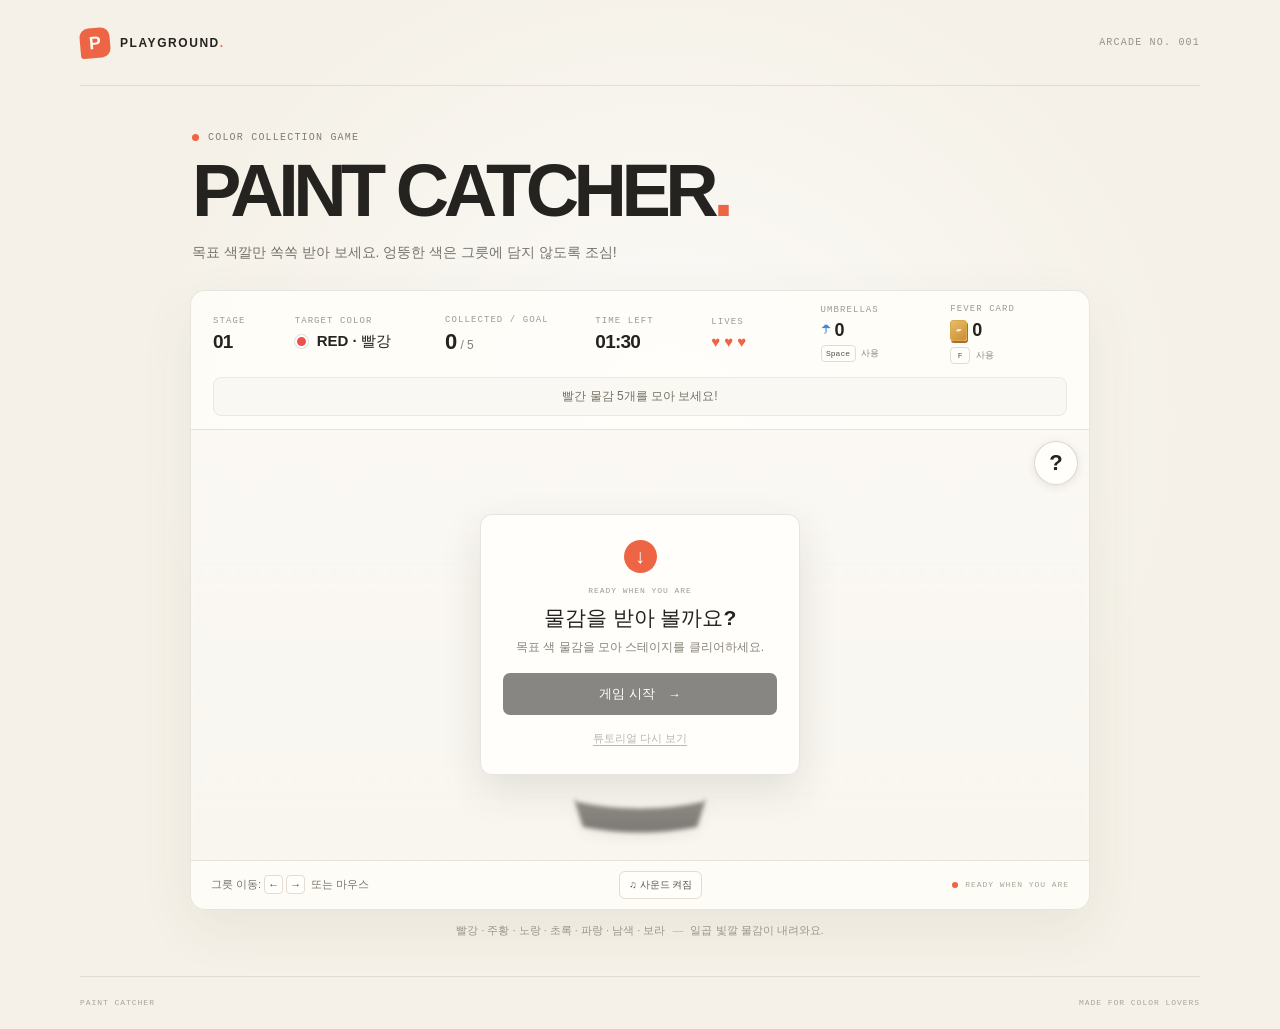
<file: index.html>
<!doctype html>
<html lang="ko">
<head>
  <meta charset="utf-8">
  <meta name="viewport" content="width=device-width, initial-scale=1">
  <meta http-equiv="refresh" content="0; url=./vibe.html">
  <title>PAINT CATCHER</title>
</head>
<body>
  <p>게임으로 이동합니다. 자동으로 이동하지 않으면 <a href="./vibe.html">여기를 눌러 주세요.</a></p>
</body>
</html>
</file>
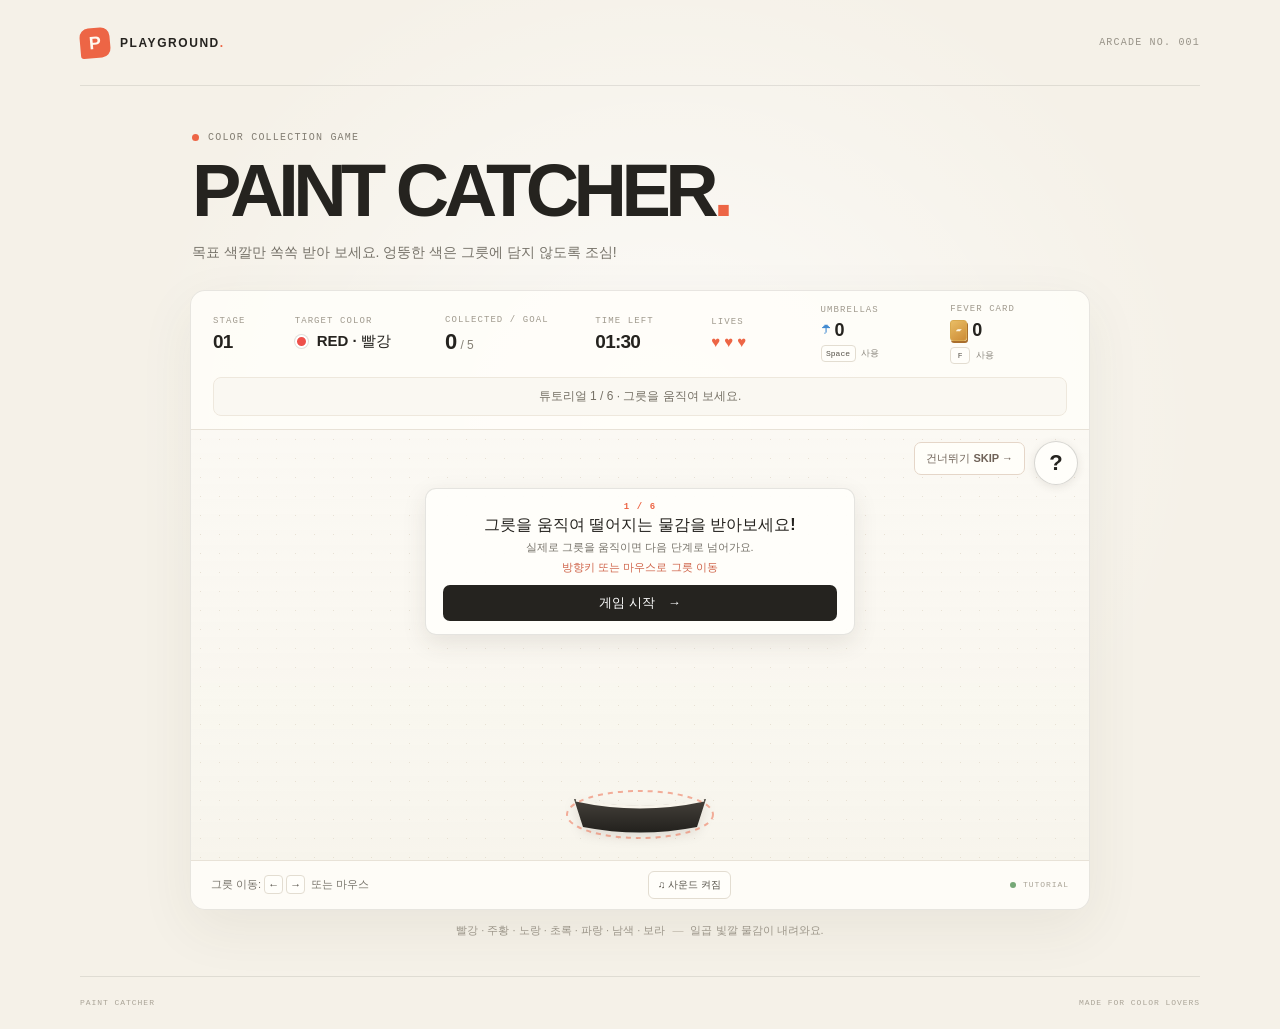
<file: vibe.html>
<!doctype html>
<html lang="ko">
<head>
  <meta charset="utf-8">
  <meta name="viewport" content="width=device-width, initial-scale=1">
  <meta name="theme-color" content="#f5f1e8">
  <title>PAINT CATCHER — 물감 수집 아케이드</title>
  <link rel="stylesheet" href="./style.css">
</head>
<body>
  <main class="app">
    <header class="topbar">
      <a class="brand" href="./vibe.html" aria-label="Paint Catcher 홈">
        <span class="brand-mark" aria-hidden="true">P</span>
        <span>PLAYGROUND<span class="brand-dot">.</span></span>
      </a>
      <span class="build-tag">ARCADE NO. 001</span>
    </header>

    <section class="game-shell" aria-labelledby="game-title">
      <div class="intro">
        <p class="eyebrow"><span class="eyebrow-dot"></span> COLOR COLLECTION GAME</p>
        <h1 id="game-title">PAINT<br class="mobile-break"> CATCHER<span class="title-period">.</span></h1>
        <p class="intro-copy">목표 색깔만 쏙쏙 받아 보세요.<br class="mobile-break"> 엉뚱한 색은 그릇에 담지 않도록 조심!</p>
      </div>

      <section class="game-card" aria-label="물감 수집 게임">
        <div class="hud">
          <div class="hud-stage">
            <span class="hud-label">STAGE</span>
            <span class="stage-value" id="stage-number">01</span>
          </div>
          <div class="hud-target">
            <span class="hud-label">TARGET COLOR</span>
            <span class="target-value"><span class="target-swatch" aria-hidden="true"></span><span id="target-name">RED · 빨강</span></span>
          </div>
          <div class="hud-collected">
            <span class="hud-label">COLLECTED / GOAL</span>
            <span class="collected-value"><span id="collected-count">0</span><span class="count-unit">/ <span id="target-count">5</span></span></span>
          </div>
          <div class="hud-time">
            <span class="hud-label">TIME LEFT</span>
            <span class="time-value" id="remaining-time">01:30</span>
          </div>
          <div class="hud-lives">
            <span class="hud-label">LIVES</span>
            <span class="lives-value" id="lives-display" role="img" aria-label="목숨 3개">
              <span class="life-heart" aria-hidden="true">♥</span>
              <span class="life-heart" aria-hidden="true">♥</span>
              <span class="life-heart" aria-hidden="true">♥</span>
            </span>
          </div>
          <div class="hud-umbrella">
            <span class="hud-label">UMBRELLAS</span>
            <span class="umbrella-value" id="umbrella-display" role="img" aria-label="우산 0개">
              <span class="umbrella-icon" aria-hidden="true">☂</span>
              <span id="umbrella-count">0</span>
              <span class="umbrella-timer" id="umbrella-timer" hidden></span>
            </span>
            <span class="umbrella-hint">
              <span class="keyboard-hint"><span class="keycap">Space</span> 사용</span>
              <span class="touch-hint">↑ 스와이프 사용</span>
            </span>
          </div>
          <div class="hud-fever">
            <span class="hud-label">FEVER CARD</span>
            <span class="fever-card-value" id="fever-card-display" role="img" aria-label="피버타임 카드 0장">
              <span class="fever-card-icon" aria-hidden="true">▰</span>
              <span id="fever-card-count">0</span>
              <span class="fever-timer" id="fever-timer" hidden></span>
            </span>
            <span class="fever-hint">
              <span class="keyboard-hint"><span class="keycap">F</span> 사용</span>
              <span class="touch-hint">두 번 터치 사용</span>
            </span>
          </div>
          <div class="hud-feedback" id="feedback" role="status" aria-live="polite">빨간 물감 5개를 모아 보세요!</div>
        </div>

        <div class="canvas-wrap">
          <button class="help-button" id="help-button" type="button" aria-label="도움말 열기" aria-haspopup="dialog">?</button>
          <div class="fever-banner" id="fever-banner" aria-live="polite" hidden>
            <strong>FEVER TIME!</strong><span id="fever-banner-timer">5.0s</span>
          </div>
          <section class="tutorial-panel" id="tutorial-panel" aria-live="polite" hidden>
            <button class="tutorial-skip" id="tutorial-skip" type="button">건너뛰기 SKIP →</button>
            <div class="tutorial-card">
              <p class="tutorial-step" id="tutorial-step">1 / 6</p>
              <h2 id="tutorial-title"></h2>
              <p id="tutorial-copy"></p>
              <p class="tutorial-action" id="tutorial-action"></p>
              <ul class="tutorial-rules" id="tutorial-rules" hidden>
                <li>정답 물감 +1점 · 오답 물감 수집 시 생명 -1</li>
                <li>제한 시간 90초 · 스테이지마다 목표 점수 증가</li>
                <li>정답 3개마다 우산 획득</li>
                <li>생명 3개를 유지해 클리어하면 피버카드 획득</li>
              </ul>
              <button class="start-button tutorial-start" id="tutorial-start" type="button" hidden>게임 시작 <span aria-hidden="true">→</span></button>
            </div>
          </section>
          <canvas id="game-canvas" tabindex="0" aria-label="물감이 떨어지는 게임 화면. 마우스 또는 좌우 방향키로 그릇을 움직입니다.">
            이 게임을 플레이하려면 Canvas를 지원하는 브라우저가 필요합니다.
          </canvas>
          <div class="start-overlay" id="start-overlay">
            <div class="start-card">
              <span class="start-icon" id="overlay-icon" aria-hidden="true">↓</span>
              <p class="start-kicker" id="overlay-kicker">READY WHEN YOU ARE</p>
              <h2 id="overlay-title">물감을 받아 볼까요?</h2>
              <p id="overlay-copy">빨간 물감은 받고, 다른 색은 피하세요.</p>
              <button class="start-button" id="start-button" type="button">게임 시작 <span aria-hidden="true">→</span></button>
              <button class="tutorial-replay" id="tutorial-replay" type="button">튜토리얼 다시 보기</button>
            </div>
          </div>
          <pre class="debug-panel" id="debug-panel" hidden aria-live="off"></pre>
        </div>

        <dialog class="help-dialog" id="help-dialog" aria-labelledby="help-title">
          <div class="help-content">
            <button class="help-close" id="help-close" type="button" aria-label="도움말 닫기">×</button>
            <p class="help-kicker">HOW TO PLAY</p>
            <h2 id="help-title">도움말</h2>
            <ul class="help-rules">
              <li>목표 색상 물감을 받으면 점수를 얻어요.</li>
              <li>다른 색상의 물감을 받으면 생명이 줄어요.</li>
            </ul>
            <div class="help-controls">
              <section>
                <h3>PC</h3>
                <p>방향키 또는 마우스로 이동</p>
                <p><kbd>Space</kbd> 우산 · <kbd>F</kbd> 피버타임</p>
              </section>
              <section>
                <h3>모바일</h3>
                <p>좌우로 드래그해 이동</p>
                <p>위로 스와이프해 우산 · 더블 탭으로 피버타임</p>
              </section>
            </div>
            <button class="start-button help-tutorial" id="help-tutorial" type="button">튜토리얼 다시 시작</button>
          </div>
        </dialog>

        <div class="game-footer">
          <p class="controls-hint">
            <span>그릇 이동: </span>
            <span class="keyboard-hint"><span class="keycap">←</span><span class="keycap">→</span> 또는 마우스</span>
            <span class="touch-hint">좌우로 드래그</span>
          </p>
          <button class="sound-toggle" id="sound-toggle" type="button" aria-pressed="false" aria-label="사운드 끄기">♫ 사운드 켜짐</button>
          <span class="footer-note"><span class="live-dot" id="status-dot"></span><span id="game-status">READY TO PLAY</span></span>
        </div>
      </section>
      <p class="color-note">빨강 · 주황 · 노랑 · 초록 · 파랑 · 남색 · 보라 <span aria-hidden="true">—</span> 일곱 빛깔 물감이 내려와요.</p>
    </section>

    <footer class="page-footer">
      <span>PAINT CATCHER</span>
      <span>MADE FOR COLOR LOVERS</span>
    </footer>
  </main>
  <script type="module" src="./js/main.js"></script>
</body>
</html>
</file>
<file: style.css>
:root {
  color-scheme: light;
  font-family: Arial, "Malgun Gothic", sans-serif;
  color: #25231f;
  background: #f5f1e8;
  font-synthesis: none;
  text-rendering: optimizeLegibility;
  -webkit-font-smoothing: antialiased;
  -moz-osx-font-smoothing: grayscale;
  font-optical-sizing: auto;
  font-weight: 400;
  --ink: #25231f;
  --muted: #89857c;
  --paper: #f5f1e8;
  --orange: #ed6545;
  --line: #e8e2d7;
}

* { box-sizing: border-box; }

body {
  min-width: 320px;
  min-height: 100vh;
  margin: 0;
  background:
    radial-gradient(ellipse at 52% 41%, rgba(255, 255, 255, .72), transparent 57%),
    var(--paper);
}

button { font: inherit; }

.app {
  width: min(100% - 56px, 1120px);
  min-height: 100vh;
  margin: 0 auto;
  display: flex;
  flex-direction: column;
}

.topbar {
  height: 86px;
  display: flex;
  align-items: center;
  justify-content: space-between;
  border-bottom: 1px solid rgba(37, 35, 31, .1);
}

.brand {
  display: inline-flex;
  align-items: center;
  gap: 10px;
  color: var(--ink);
  text-decoration: none;
  font-size: 12px;
  font-weight: 800;
  letter-spacing: .13em;
}

.brand-mark {
  width: 30px;
  height: 30px;
  display: grid;
  place-items: center;
  border-radius: 9px 9px 9px 3px;
  background: var(--orange);
  color: #fff9f0;
  font-size: 18px;
  letter-spacing: 0;
  transform: rotate(-5deg);
}

.brand-dot, .title-period { color: var(--orange); }

.build-tag, .eyebrow, .hud-label, .footer-note, .page-footer, .start-kicker {
  font-family: "DM Mono", monospace;
  letter-spacing: .12em;
}

.build-tag {
  color: #989388;
  font-size: 10px;
}

.game-shell {
  width: min(100%, 900px);
  margin: auto;
  padding: 46px 0 38px;
}

.intro { margin: 0 0 25px 2px; }

.eyebrow {
  display: flex;
  align-items: center;
  gap: 9px;
  margin: 0 0 13px;
  color: #837e73;
  font-size: 10px;
}

.eyebrow-dot, .live-dot {
  width: 7px;
  height: 7px;
  display: inline-block;
  border-radius: 50%;
  background: var(--orange);
}

h1 {
  margin: 0;
  font-size: clamp(42px, 7.5vw, 74px);
  font-weight: 800;
  line-height: .95;
  letter-spacing: -.075em;
}

.mobile-break { display: none; }

.intro-copy {
  margin: 14px 0 0;
  color: #77736a;
  font-family: "Gowun Dodum", sans-serif;
  font-size: 14px;
  line-height: 1.75;
}

.game-card {
  overflow: hidden;
  border: 1px solid rgba(45, 41, 34, .11);
  border-radius: 15px;
  background: rgba(255, 254, 250, .86);
  box-shadow: 0 18px 55px rgba(77, 64, 43, .07);
}

.hud {
  min-height: 79px;
  display: grid;
  grid-template-columns: .5fr 1fr 1fr .75fr .7fr .85fr .85fr;
  align-items: center;
  gap: 13px;
  padding: 13px 22px;
  border-bottom: 1px solid var(--line);
}

.game-card.fever-active .hud {
  background-image: linear-gradient(
    105deg,
    rgba(255, 116, 141, .08),
    rgba(255, 185, 110, .08),
    rgba(255, 233, 135, .08),
    rgba(133, 218, 166, .08),
    rgba(119, 184, 239, .08),
    rgba(191, 149, 224, .08)
  );
  background-size: 220% 100%;
  animation: rainbow-hud-flow 6s linear infinite;
}

@keyframes rainbow-hud-flow {
  from { background-position: 100% 0; }
  to { background-position: 0 0; }
}

@media (prefers-reduced-motion: reduce) {
  .game-card.fever-active .hud { animation: none; }
}

.hud-stage, .hud-target, .hud-collected, .hud-time, .hud-lives, .hud-umbrella, .hud-fever { display: grid; gap: 6px; }

.hud-label {
  color: #a09a8e;
  font-size: 9px;
}

.target-value {
  display: inline-flex;
  align-items: center;
  gap: 9px;
  font-family: "Gowun Dodum", sans-serif;
  font-size: 15px;
  font-weight: 700;
}

.stage-value, .time-value {
  font-size: 19px;
  font-weight: 800;
  line-height: 1;
  letter-spacing: -.04em;
  font-variant-numeric: tabular-nums;
}

.time-value.is-low { color: #c84b40; }

.target-swatch {
  width: 13px;
  height: 13px;
  border: 2px solid #fff;
  border-radius: 50%;
  background: #ee514b;
  box-shadow: 0 0 0 1px rgba(36, 32, 28, .13);
}

.lives-value {
  display: inline-flex;
  align-items: center;
  gap: 4px;
  font-size: 15px;
}

.life-heart { color: #ed6545; }
.life-heart.is-lost { color: #ded8cc; }

.umbrella-value {
  display: inline-flex;
  align-items: center;
  gap: 5px;
  font-size: 18px;
  font-weight: 800;
  line-height: 1;
  font-variant-numeric: tabular-nums;
}

.umbrella-icon { color: #438bd1; }
.umbrella-value.is-active { color: #2879c3; }

.umbrella-timer {
  color: #438bd1;
  font-family: "DM Mono", monospace;
  font-size: 10px;
  font-weight: 500;
}

.umbrella-hint {
  display: inline-flex;
  align-items: center;
  color: #89857c;
  font-family: "Gowun Dodum", sans-serif;
  font-size: 9px;
  white-space: nowrap;
}

.umbrella-hint .keycap {
  min-width: 35px;
  height: 17px;
  font-size: 8px;
}

.fever-card-value {
  display: inline-flex;
  align-items: center;
  gap: 5px;
  font-size: 18px;
  font-weight: 800;
  line-height: 1;
  font-variant-numeric: tabular-nums;
}

.fever-card-icon {
  display: inline-grid;
  width: 17px;
  height: 21px;
  place-items: center;
  border: 1px solid #d9a94e;
  border-radius: 3px;
  color: #fff8e7;
  background: linear-gradient(145deg, #e9bd65, #cd8c36);
  font-size: 11px;
  box-shadow: 1px 2px 0 #a96e2e;
}

.fever-card-value.is-active { color: #b57a27; }

.fever-timer {
  color: #bf852e;
  font-family: "DM Mono", monospace;
  font-size: 10px;
  font-weight: 500;
}

.fever-hint {
  display: inline-flex;
  align-items: center;
  color: #89857c;
  font-family: "Gowun Dodum", sans-serif;
  font-size: 9px;
  white-space: nowrap;
}

.fever-hint .keycap {
  min-width: 20px;
  height: 17px;
  font-size: 8px;
}

.collected-value {
  font-size: 22px;
  font-weight: 800;
  line-height: 1;
  letter-spacing: -.04em;
}

.count-unit {
  margin-left: 4px;
  color: #858075;
  font-family: "Gowun Dodum", sans-serif;
  font-size: 12px;
  font-weight: 400;
  letter-spacing: 0;
}

.hud-feedback {
  grid-column: 1 / -1;
  width: 100%;
  padding: 10px 12px;
  border: 1px solid #eee8dd;
  border-radius: 8px;
  color: #767166;
  background: #faf8f2;
  font-family: "Gowun Dodum", sans-serif;
  font-size: 12px;
  text-align: center;
}

.canvas-wrap {
  position: relative;
  overflow: hidden;
  background-color: #fbf9f3;
  background-image: radial-gradient(#e6dfd2 0.8px, transparent 0.8px);
  background-size: 19px 19px;
  touch-action: none;
  user-select: none;
  -webkit-user-select: none;
  -webkit-touch-callout: none;
}

.help-button {
  position: absolute;
  z-index: 2;
  top: 11px;
  right: 11px;
  width: 44px;
  height: 44px;
  display: grid;
  place-items: center;
  padding: 0;
  border: 1px solid rgba(37, 35, 31, .18);
  border-radius: 50%;
  color: #25231f;
  background: rgba(255, 254, 250, .96);
  box-shadow: 0 2px 8px rgba(61, 52, 39, .1);
  cursor: pointer;
  font-size: 22px;
  font-weight: 800;
}

.help-button:hover { border-color: var(--orange); color: var(--orange); }
.help-button:focus-visible, .help-close:focus-visible { outline: 2px solid var(--orange); outline-offset: 2px; }
.tutorial-panel:not([hidden]) .tutorial-skip { right: 64px; }

.help-dialog {
  width: min(450px, calc(100% - 28px));
  max-width: none;
  max-height: 90vh;
  max-height: min(90dvh, 620px);
  overflow: auto;
  padding: 0;
  border: 1px solid rgba(45, 41, 34, .14);
  border-radius: 15px;
  color: var(--ink);
  background: #fffefa;
  box-shadow: 0 22px 70px rgba(44, 37, 27, .25);
  overscroll-behavior: contain;
  touch-action: pan-y;
}

.help-dialog::backdrop { background: rgba(37, 35, 31, .48); backdrop-filter: blur(2px); }
.help-content { position: relative; padding: 25px 24px 23px; }

.help-close {
  position: absolute;
  top: 10px;
  right: 10px;
  width: 44px;
  height: 44px;
  display: grid;
  place-items: center;
  border: 0;
  border-radius: 50%;
  color: #716b60;
  background: transparent;
  cursor: pointer;
  font-size: 27px;
  line-height: 1;
}

.help-close:hover { color: var(--orange); background: #f8f3e9; }
.help-kicker { margin: 0 0 4px; color: #a09a8e; font-family: "DM Mono", monospace; font-size: 9px; letter-spacing: .13em; }
.help-content h2 { margin: 0 0 15px; font-size: 25px; letter-spacing: -.04em; }
.help-rules { display: grid; gap: 8px; margin: 0; padding: 0; list-style: none; }
.help-rules li { position: relative; padding-left: 18px; color: #5f5a51; font-family: "Gowun Dodum", sans-serif; font-size: 13px; line-height: 1.55; }
.help-rules li::before { position: absolute; left: 0; color: var(--orange); content: "•"; font-weight: 800; }
.help-controls { display: grid; gap: 9px; margin: 17px 0; }
.help-controls section { padding: 11px 13px; border: 1px solid #eee8dd; border-radius: 9px; background: #faf8f2; }
.help-controls h3 { margin: 0 0 5px; color: var(--orange); font-size: 12px; }
.help-controls p { margin: 3px 0; color: #69645b; font-family: "Gowun Dodum", sans-serif; font-size: 12px; line-height: 1.5; }
.help-controls kbd { padding: 2px 5px; border: 1px solid #e3ddd1; border-radius: 4px; color: #555148; background: #fffefa; font: 10px "DM Mono", monospace; }
.help-tutorial { min-height: 44px; }

.touch-hint { display: none; }
body.touch-controls .keyboard-hint { display: none; }
body.touch-controls .touch-hint { display: inline; }

.canvas-wrap.fever-active {
  box-shadow: inset 0 0 0 4px rgba(219, 148, 196, .55), inset 0 0 35px rgba(147, 182, 225, .15);
}

.debug-panel {
  position: absolute;
  z-index: 6;
  top: 8px;
  left: 8px;
  max-width: calc(100% - 16px);
  max-height: 132px;
  overflow: hidden;
  margin: 0;
  padding: 7px 9px;
  border: 1px solid rgba(255, 255, 255, .14);
  border-radius: 7px;
  color: #f8f5ed;
  background: rgba(32, 31, 29, .82);
  font: 9px/1.45 "DM Mono", monospace;
  white-space: pre-wrap;
  pointer-events: none;
}

.debug-panel[hidden] { display: none; }

.fever-banner {
  position: absolute;
  z-index: 1;
  top: 15px;
  left: 50%;
  display: flex;
  align-items: center;
  gap: 10px;
  padding: 8px 13px;
  border: 1px solid rgba(185, 128, 37, .34);
  border-radius: 999px;
  color: #9c641b;
  background: rgba(255, 248, 222, .92);
  box-shadow: 0 4px 14px rgba(137, 94, 27, .12);
  font-family: "DM Mono", monospace;
  font-size: 10px;
  letter-spacing: .08em;
  transform: translateX(-50%);
  pointer-events: none;
}

.fever-banner[hidden] { display: none; }
.fever-banner span { color: #76603b; font-variant-numeric: tabular-nums; }

canvas {
  width: 100%;
  height: clamp(290px, 43vw, 430px);
  display: block;
  cursor: crosshair;
  touch-action: none;
}

.start-overlay {
  position: absolute;
  inset: 0;
  display: grid;
  place-items: center;
  background: rgba(250, 248, 242, .42);
  backdrop-filter: blur(2px);
  transition: opacity .2s ease, visibility .2s ease;
}

.start-overlay.is-hidden {
  visibility: hidden;
  opacity: 0;
  pointer-events: none;
}

.start-card {
  width: min(320px, calc(100% - 36px));
  padding: 25px 22px 22px;
  border: 1px solid rgba(45, 41, 34, .12);
  border-radius: 12px;
  background: rgba(255, 254, 250, .96);
  box-shadow: 0 15px 40px rgba(61, 52, 39, .12);
  text-align: center;
}

.start-icon {
  width: 33px;
  height: 33px;
  display: grid;
  place-items: center;
  margin: 0 auto 13px;
  border-radius: 50%;
  color: #fff;
  background: var(--orange);
  font-size: 20px;
  font-weight: 700;
}

.start-kicker {
  margin: 0 0 9px;
  color: #a09a8e;
  font-size: 8px;
}

.start-card h2 {
  margin: 0;
  font-family: "Gowun Dodum", sans-serif;
  font-size: 21px;
  font-weight: 700;
}

.start-card > p:not(.start-kicker) {
  margin: 7px 0 17px;
  color: #89847a;
  font-family: "Gowun Dodum", sans-serif;
  font-size: 12px;
}

.start-button {
  width: 100%;
  display: inline-flex;
  align-items: center;
  justify-content: center;
  gap: 13px;
  padding: 12px 16px;
  border: 0;
  border-radius: 7px;
  color: white;
  background: var(--ink);
  cursor: pointer;
  font-size: 13px;
  font-weight: 700;
  transition: background .15s ease, transform .15s ease;
}

.start-button:hover { background: var(--orange); }
.start-button:active { transform: translateY(1px); }
.start-button:disabled { opacity: .55; cursor: wait; }

.start-button:focus-visible {
  outline: 3px solid #ed6545;
  outline-offset: 3px;
}

.game-footer {
  min-height: 49px;
  display: flex;
  align-items: center;
  justify-content: space-between;
  gap: 12px;
  padding: 0 20px;
  border-top: 1px solid var(--line);
}

.controls-hint {
  margin: 0;
  color: #77736a;
  font-family: "Gowun Dodum", sans-serif;
  font-size: 11px;
}

.sound-toggle {
  flex: 0 0 auto;
  padding: 6px 9px;
  border: 1px solid #e3ddd1;
  border-radius: 6px;
  color: #555148;
  background: #fffefa;
  cursor: pointer;
  font-size: 10px;
}

.sound-toggle:hover { border-color: #cfc5b5; }
.sound-toggle:focus-visible { outline: 2px solid var(--orange); outline-offset: 2px; }

.keycap {
  min-width: 19px;
  height: 19px;
  display: inline-grid;
  place-items: center;
  margin-right: 3px;
  border: 1px solid #e3ddd1;
  border-radius: 4px;
  color: #555148;
  background: #fffefa;
  font-family: "DM Mono", monospace;
  font-size: 11px;
}

.footer-note {
  display: inline-flex;
  align-items: center;
  gap: 7px;
  color: #aaa497;
  font-size: 8px;
}

.live-dot {
  width: 6px;
  height: 6px;
  background: #76a877;
}

.color-note {
  margin: 13px 0 0;
  color: #9b9589;
  font-family: "Gowun Dodum", sans-serif;
  font-size: 11px;
  text-align: center;
}

.color-note span { margin: 0 4px; color: #c1baad; }

.tutorial-panel {
  position: absolute;
  z-index: 3;
  inset: 0;
  pointer-events: none;
}

.tutorial-panel[hidden] { display: none; }

.tutorial-skip {
  position: absolute;
  top: 12px;
  right: 12px;
  padding: 8px 11px;
  border: 1px solid #e5d6c8;
  border-radius: 7px;
  color: #6f6258;
  background: rgba(255, 254, 250, .95);
  cursor: pointer;
  font-size: 11px;
  font-weight: 700;
  pointer-events: auto;
}

.tutorial-card {
  position: absolute;
  top: 58px;
  left: 50%;
  width: min(430px, calc(100% - 28px));
  padding: 13px 17px;
  border: 1px solid rgba(45, 41, 34, .12);
  border-radius: 11px;
  background: rgba(255, 254, 250, .94);
  box-shadow: 0 8px 24px rgba(61, 52, 39, .1);
  text-align: center;
  transform: translateX(-50%);
  pointer-events: none;
}

.tutorial-step {
  margin: 0 0 3px;
  color: var(--orange);
  font-family: "DM Mono", monospace;
  font-size: 9px;
  font-weight: 700;
  letter-spacing: .12em;
}

.tutorial-card h2 {
  margin: 0;
  font-family: "Gowun Dodum", sans-serif;
  font-size: 16px;
}

.tutorial-card > p:not(.tutorial-step) {
  margin: 4px 0 0;
  color: #77736a;
  font-family: "Gowun Dodum", sans-serif;
  font-size: 11px;
  line-height: 1.45;
}

.tutorial-card .tutorial-action {
  color: #cf6349 !important;
  font-weight: 700;
}

.tutorial-rules {
  display: grid;
  gap: 3px;
  margin: 7px 0 0;
  padding: 0;
  color: #77736a;
  font-size: 10px;
  line-height: 1.35;
  list-style: none;
}

.tutorial-rules[hidden] { display: none; }
.tutorial-start { margin-top: 9px; padding: 9px 12px; pointer-events: auto; }

.tutorial-replay {
  display: block;
  margin: 10px auto 0;
  padding: 6px 9px;
  border: 0;
  color: #77736a;
  background: transparent;
  cursor: pointer;
  font-family: "Gowun Dodum", sans-serif;
  font-size: 11px;
  text-decoration: underline;
  text-underline-offset: 3px;
}

.tutorial-replay[hidden] { display: none; }
.tutorial-replay:hover { color: var(--orange); }
.tutorial-replay:disabled { opacity: .5; cursor: wait; }
.tutorial-replay:focus-visible, .tutorial-skip:focus-visible { outline: 2px solid var(--orange); outline-offset: 2px; }

.page-footer {
  min-height: 53px;
  display: flex;
  align-items: center;
  justify-content: space-between;
  margin-top: auto;
  border-top: 1px solid rgba(37, 35, 31, .1);
  color: #aaa497;
  font-size: 8px;
}

@media (max-width: 600px) {
  .app { width: min(100% - 30px, 440px); }
  .topbar { height: 65px; }
  .build-tag { font-size: 8px; }
  .game-shell { padding: 35px 0 26px; }
  .mobile-break { display: initial; }
  .intro { margin-bottom: 19px; }
  h1 { font-size: clamp(43px, 13vw, 60px); }
  .intro-copy { font-size: 13px; }
  .hud {
    grid-template-columns: .7fr 1.4fr 1.1fr;
    gap: 12px 9px;
    padding: 13px 15px;
  }
  .hud-feedback { grid-column: 1 / -1; padding: 8px; }
  .hud-lives { grid-column: 3; grid-row: 1; }
  .hud-time { grid-column: 1; grid-row: 2; }
  .hud-collected { grid-column: 2 / 4; grid-row: 2; }
  .hud-umbrella { grid-column: 1 / 4; grid-row: 3; grid-template-columns: auto 1fr; align-items: center; }
  .hud-umbrella .hud-label { grid-column: 1; }
  .umbrella-value { grid-column: 2; grid-row: 1 / 3; }
  .umbrella-hint { grid-column: 3; grid-row: 1 / 3; justify-self: start; }
  .hud-fever { grid-column: 1 / 4; grid-row: 4; grid-template-columns: auto 1fr; align-items: center; }
  .hud-fever .hud-label { grid-column: 1; }
  .fever-card-value { grid-column: 2; grid-row: 1 / 3; }
  .fever-hint { grid-column: 3; grid-row: 1 / 3; justify-self: start; }
  .hud-feedback { grid-row: 5; }
  .stage-value, .time-value { font-size: 17px; }
  .target-value { gap: 6px; font-size: 13px; }
  canvas { height: clamp(290px, 93vw, 390px); }
  .game-footer { min-height: 45px; padding: 0 12px; }
  .controls-hint { font-size: 10px; }
  .footer-note { font-size: 7px; }
  .color-note { line-height: 1.7; }
}

@media (prefers-reduced-motion: reduce) {
  *, *::before, *::after { scroll-behavior: auto !important; transition-duration: .01ms !important; }
}
</file>
